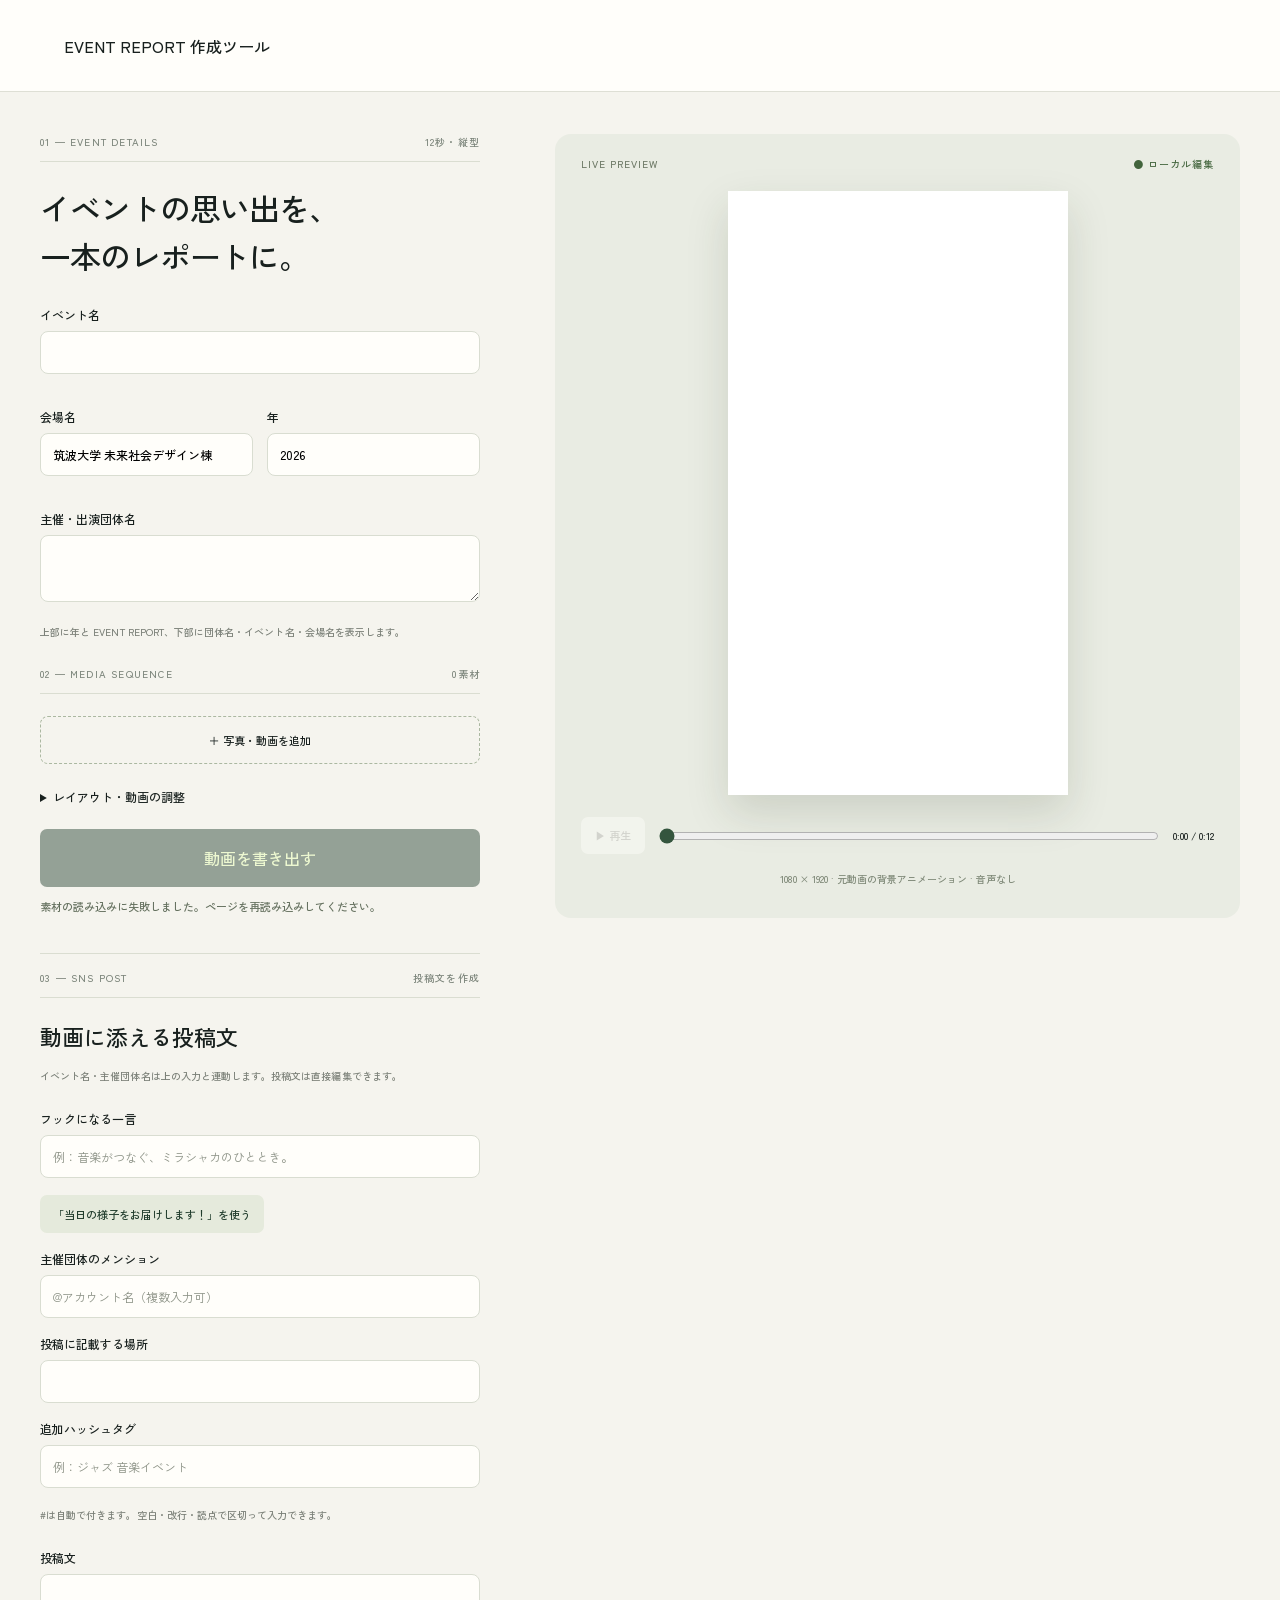
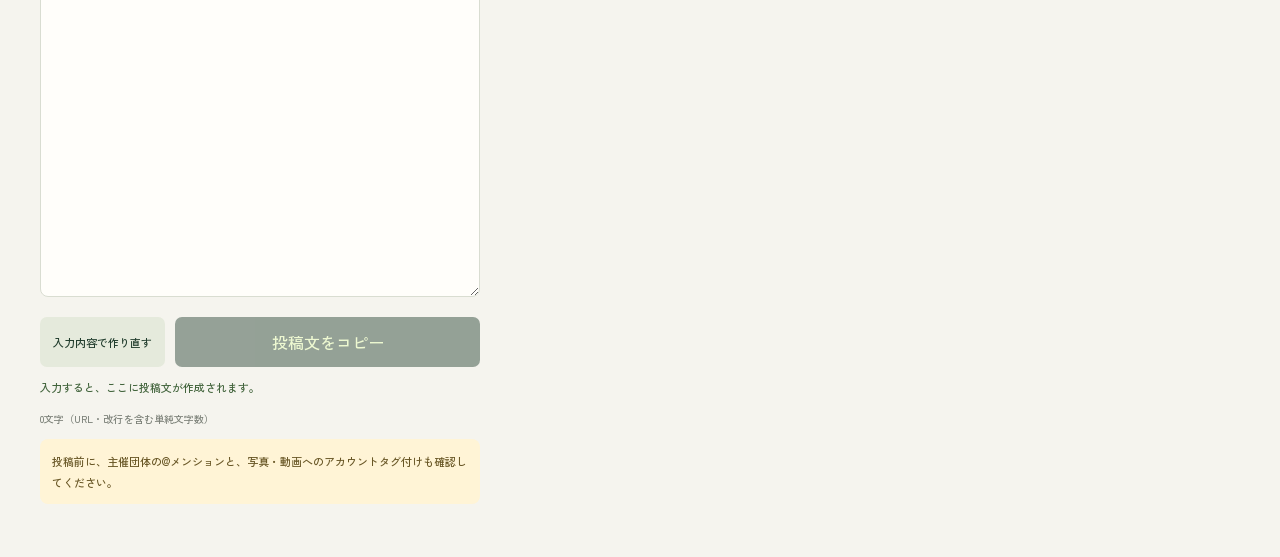
<file: report/index.html>
<!doctype html><html lang="ja"><meta charset="utf-8"><meta name="viewport" content="width=device-width,initial-scale=1"><meta name="theme-color" content="#213b2e"><meta name="apple-mobile-web-app-capable" content="yes"><meta name="apple-mobile-web-app-status-bar-style" content="default"><meta name="apple-mobile-web-app-title" content="EVENT REPORT"><link rel="manifest" href="../manifest.webmanifest"><link rel="apple-touch-icon" href="../apple-touch-icon.png"><link rel="icon" type="image/png" sizes="192x192" href="../icons/icon-192.png"><title>EVENT REPORT 作成ツール</title><link rel="preconnect" href="https://fonts.googleapis.com"><link rel="preconnect" href="https://fonts.gstatic.com" crossorigin><link href="https://fonts.googleapis.com/css2?family=Zen+Kaku+Gothic+New:wght@400;500;700;800;900&display=swap" rel="stylesheet"><link rel="stylesheet" href="../style.css"><link rel="stylesheet" href="caption.css"><body><header><div><b>EVENT REPORT 作成ツール</b></div></header><main><section class="editor"><div class="sectiontitle"><span>01 — EVENT DETAILS</span><span>12秒・縦型</span></div><h1>イベントの思い出を、<br>一本のレポートに。</h1><label>イベント名<input id="title" value=""></label><div class="pair"><label>会場名<input id="venue" value="筑波大学 未来社会デザイン棟"></label><label>年<input id="year" value="2026" maxlength="4" readonly title="背景動画に2026が埋め込まれています"></label></div><label>主催・出演団体名<textarea id="host" rows="2"></textarea></label><p class="hint">上部に年と EVENT REPORT、下部に団体名・イベント名・会場名を表示します。</p><div class="sectiontitle"><span>02 — MEDIA SEQUENCE</span><span id="mediaCount">0素材</span></div><div id="cards"></div><label class="upload">＋ 写真・動画を追加<input id="upload" type="file" accept="image/jpeg,image/png,image/webp,video/*" multiple hidden></label><details><summary>レイアウト・動画の調整</summary><label>選択素材の表示方法<select id="fit"><option value="contain">全体を表示</option><option value="cover">枠いっぱいに表示</option></select></label><label>横位置<input id="panX" type="range" min="0" max="100" value="50"></label><label>縦位置<input id="panY" type="range" min="0" max="100" value="50"></label><label>動画の切り抜き開始（秒）<input id="clipStart" type="number" min="0" max="14.1" step="0.1" value="0"></label><p class="hint">各素材は12秒の中で均等に表示されます。動画は指定した開始位置から再生します。横位置・縦位置で切り抜く範囲を調整できます。</p></details><button id="export" class="export" disabled>動画を書き出す</button><p id="status" role="status">素材を読み込んでいます…</p>
<section class="caption-editor" aria-labelledby="captionHeading">
<div class="sectiontitle"><span>03 — SNS POST</span><span>投稿文を作成</span></div>
<h2 id="captionHeading">動画に添える投稿文</h2>
<p class="hint">イベント名・主催団体名は上の入力と連動します。投稿文は直接編集できます。</p>
<label>フックになる一言<input id="postHook" placeholder="例：音楽がつなぐ、ミラシャカのひととき。"></label>
<button type="button" id="hookExample" class="caption-secondary">「当日の様子をお届けします！」を使う</button>
<label>主催団体のメンション<input id="postMention" placeholder="@アカウント名（複数入力可）" autocomplete="off"></label>
<label>投稿に記載する場所<input id="postPlace" value=""></label>
<label>追加ハッシュタグ<input id="postTags" placeholder="例：ジャズ 音楽イベント"></label>
<p class="hint">#は自動で付きます。空白・改行・読点で区切って入力できます。</p>
<label>投稿文<textarea id="postText" rows="13" spellcheck="false"></textarea></label>
<div class="caption-actions"><button type="button" id="rebuildPost" class="caption-secondary">入力内容で作り直す</button><button type="button" id="copyPost" class="export">投稿文をコピー</button></div>
<p id="postStatus" role="status" aria-live="polite"></p>
<p id="postCount" class="hint"></p>
<p class="caption-reminder">投稿前に、主催団体の@メンションと、写真・動画へのアカウントタグ付けも確認してください。</p>
</section>
</section><section class="preview"><div class="previewhead"><span>LIVE PREVIEW</span><span class="dot">● ローカル編集</span></div><div class="stage"><canvas id="canvas" width="1080" height="1920" aria-label="合成動画プレビュー"></canvas></div><div class="transport"><button id="play" disabled>▶ 再生</button><input id="seek" type="range" min="0" max="11.99" step="0.01" value="0"><span id="time">0:00 / 0:12</span></div><p class="previewnote">1080 × 1920 · 元動画の背景アニメーション · 音声なし</p></section></main><script src="app.js?v=background-v3-layout-fix-2"></script><script src="caption.js?v=zenkaku-20261124-1"></script></body></html>
</file>
<file: style.css>
:root{font-family:"Zen Kaku Gothic New",-apple-system,BlinkMacSystemFont,sans-serif;font-weight:500;color:#18201e;background:#f5f4ee}*{box-sizing:border-box}body{margin:0}header{height:92px;border-bottom:1px solid #dedfd5;display:flex;align-items:center;padding:0 5%;gap:16px;background:#fffefa}.brand{background:#213b2e;color:white;font-size:30px;font-weight:900;width:52px;height:52px;border-radius:14px;display:grid;place-content:center;position:relative}.brand span{color:#dbff87;font-size:22px;position:absolute;right:0;top:-7px}small{display:block;color:#7d827b;font-size:11px;margin-top:7px;letter-spacing:.08em}.badge{margin-left:auto;border:1px solid #d6d9cf;border-radius:30px;padding:8px 13px;font-size:10px;letter-spacing:.13em}main{max-width:1320px;margin:auto;display:grid;grid-template-columns:440px 1fr;gap:75px;padding:42px 40px}.sectiontitle{display:flex;justify-content:space-between;color:#7c857b;font-size:10px;letter-spacing:.12em;border-bottom:1px solid #daddd1;padding-bottom:12px;margin-bottom:22px}h1{font-size:31px;line-height:1.55;letter-spacing:-.035em;margin:0 0 26px;font-weight:500}label{display:block;font-size:12px;font-weight:700;margin:17px 0}input:not([type=range]),textarea,select{width:100%;border:1px solid #d9ddd1;background:#fffefa;border-radius:8px;padding:12px;font:inherit;margin-top:8px;outline-color:#5e8054}textarea{resize:vertical;line-height:1.7}.pair{display:grid;grid-template-columns:1fr 1fr;gap:14px}.hint{font-size:10px;color:#7b8078;line-height:1.9;margin:0 0 25px;letter-spacing:.005em}.card{display:flex;gap:12px;align-items:center;background:#fffefa;border:1px solid #dce0d2;border-radius:10px;padding:10px;margin:9px 0;cursor:pointer}.card.selected{border-color:#34553e;box-shadow:0 0 0 1px #34553e}.card img{width:48px;height:48px;object-fit:cover;border-radius:5px}.card b{font-size:11px;display:block}.card small{font-size:10px;margin-top:5px}.card .order{margin-left:auto;display:flex;gap:4px}.card button{padding:5px 7px;font-size:12px;background:#f0f2e9}button{cursor:pointer;border:0;border-radius:7px;font:inherit;font-weight:500}button:disabled{opacity:.45;cursor:wait}.upload{border:1px dashed #abb8a1;text-align:center;padding:15px;border-radius:8px;cursor:pointer;font-size:11px}details{margin:24px 0;font-size:12px}summary{cursor:pointer}.export{background:#213d2d;color:#e4ffae;width:100%;padding:17px;font-weight:500}#status{font-size:11px;color:#64705e;line-height:1.6}.preview{position:sticky;top:25px;align-self:start;background:#e9ece3;padding:22px 26px;border-radius:16px}.previewhead{display:flex;justify-content:space-between;font-size:10px;letter-spacing:.1em;color:#6c7865;margin-bottom:20px}.dot{color:#42643c}.stage{width:min(100%,340px);margin:auto;box-shadow:0 18px 40px #27341e26;line-height:0}canvas{width:100%;height:auto;background:#fff}.transport{display:flex;align-items:center;gap:12px;margin-top:22px}.transport button{background:#fffefa;padding:10px 14px;font-size:11px;white-space:nowrap}input[type=range]{accent-color:#34553e;width:100%}.transport span{font-size:10px;white-space:nowrap}.previewnote{text-align:center;font-size:10px;color:#7f8978;margin-top:17px}@media(max-width:850px){main{grid-template-columns:1fr;gap:25px;padding:24px}.preview{position:static;grid-row:1}.editor{max-width:550px;width:100%;margin:auto}.stage{max-width:270px}.badge{display:none}header{padding:16px 24px}h1{font-size:28px}}

.card button.remove{background:#fae9e3;color:#923e31;white-space:nowrap;padding:6px 9px}.card .order{flex-shrink:0}.card b{overflow-wrap:anywhere}

/* Use Zen Kaku Gothic New Medium consistently throughout the interface. */
body,b,strong,h1,h2,label,button{font-weight:500}
</file>
<file: report/caption.css>
.caption-editor{margin-top:38px;padding-top:16px;border-top:1px solid #daddd1}.caption-editor h2{font-size:22px;line-height:1.5;font-weight:500;margin:0 0 13px}.caption-secondary{background:#e5eadc;color:#213d2d;padding:11px 13px;font-size:11px}.caption-actions{display:flex;gap:10px}.caption-actions .export{width:auto;flex:1;padding:13px}.caption-reminder{font-size:11px;line-height:1.9;background:#fff4d6;border-radius:8px;padding:12px;color:#695726}#postText{font-size:12px;line-height:1.9}#postStatus{font-size:11px;color:#42643c;line-height:1.8}#postCount{margin:8px 0}.caption-editor input::placeholder{font-weight:400;color:#8a9084}
</file>
